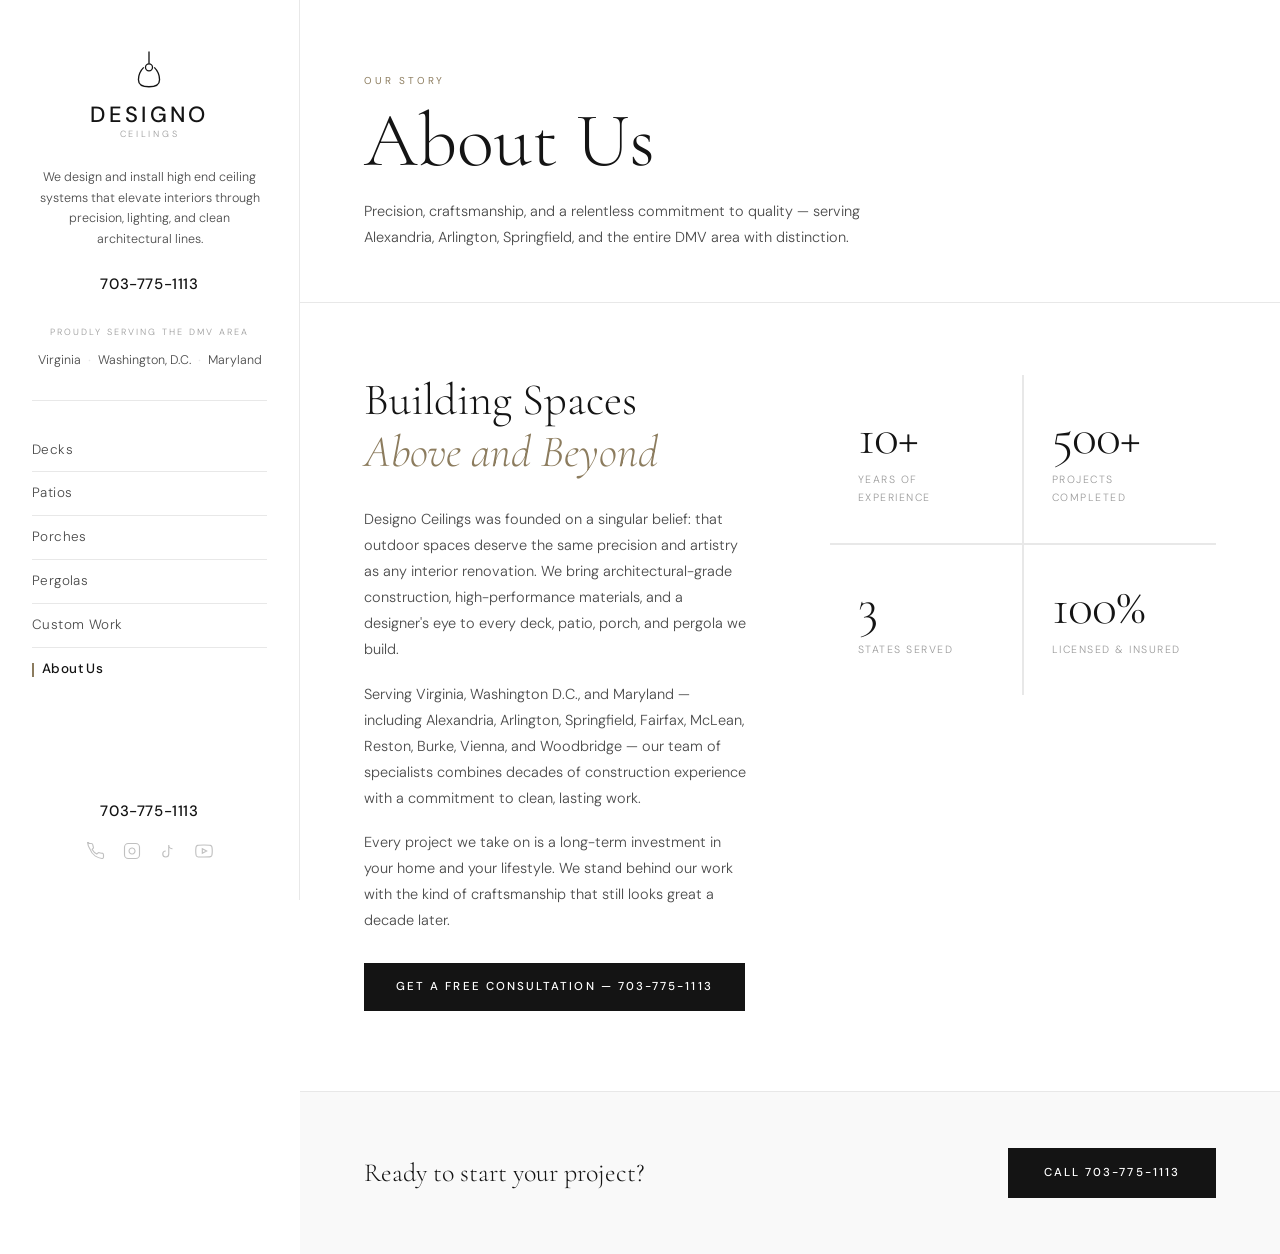
<file: index.html>
<!DOCTYPE html>
<html lang="en">
<head>
  <meta charset="UTF-8" />
  <meta name="viewport" content="width=device-width, initial-scale=1.0" />
  <title>About Designo Ceilings | Outdoor Living Contractors Alexandria, Arlington VA</title>
  <meta name="description" content="Designo Ceilings is a licensed outdoor living contractor serving Alexandria, Arlington, Springfield, and the DMV area. Expert deck, patio, porch, and pergola installation in Virginia, DC, and Maryland." />
  <link rel="stylesheet" href="css/style.css" />
  <link rel="preconnect" href="https://fonts.googleapis.com" />
  <link rel="preconnect" href="https://fonts.gstatic.com" crossorigin />
  <link href="https://fonts.googleapis.com/css2?family=Cormorant+Garamond:wght@300;400;500;600&family=DM+Sans:wght@300;400;500&display=swap" rel="stylesheet" />
</head>
<body>

  <aside class="sidebar" id="sidebar">
    <div class="sidebar__logo">
      <svg class="logo-icon" viewBox="0 0 40 50" fill="none">
        <path d="M20 4 L20 18" stroke="currentColor" stroke-width="1.5"/>
        <circle cx="20" cy="22" r="4" stroke="currentColor" stroke-width="1.5" fill="none"/>
        <path d="M14 22 Q8 28 8 36 Q8 44 20 44 Q32 44 32 36 Q32 28 26 22" stroke="currentColor" stroke-width="1.5" fill="none"/>
      </svg>
      <div class="logo-text"><span class="logo-brand">DESIGNO</span><span class="logo-sub">CEILINGS</span></div>
    </div>
    <p class="sidebar__tagline">We design and install high end ceiling systems that elevate interiors through precision, lighting, and clean architectural lines.</p>
    <a href="tel:7037751113" class="sidebar__phone">703-775-1113</a>
    <div class="sidebar__service-area">
      <span class="service-label">Proudly Serving the DMV Area</span>
      <div class="service-links">
        <a href="#">Virginia</a><span class="dot">·</span><a href="#">Washington, D.C.</a><span class="dot">·</span><a href="#">Maryland</a>
      </div>
    </div>
    <div class="sidebar__divider"></div>
    <nav class="sidebar__nav">
      <a href="decks.html" class="nav-link">Decks</a>
      <a href="patios.html" class="nav-link">Patios</a>
      <a href="porches.html" class="nav-link">Porches</a>
      <a href="pergolas.html" class="nav-link">Pergolas</a>
      <a href="custom.html" class="nav-link">Custom Work</a>
      <a href="about.html" class="nav-link active">About Us</a>
    </nav>
    <a href="tel:7037751113" class="sidebar__phone sidebar__phone--bottom">703-775-1113</a>
    <div class="sidebar__socials">
      <a href="#" aria-label="Phone" class="social-icon"><svg viewBox="0 0 24 24" fill="none" stroke="currentColor" stroke-width="1.5"><path d="M22 16.92v3a2 2 0 01-2.18 2 19.79 19.79 0 01-8.63-3.07A19.5 19.5 0 013.83 9.1a19.79 19.79 0 01-3.07-8.67A2 2 0 012.74 2h3a2 2 0 012 1.72c.127.96.361 1.903.7 2.81a2 2 0 01-.45 2.11L6.91 9.91a16 16 0 006.18 6.18l1.28-1.28a2 2 0 012.11-.45c.907.339 1.85.573 2.81.7A2 2 0 0122 16.92z"/></svg></a>
      <a href="#" aria-label="Instagram" class="social-icon"><svg viewBox="0 0 24 24" fill="none" stroke="currentColor" stroke-width="1.5"><rect x="2" y="2" width="20" height="20" rx="5"/><path d="M16 11.37A4 4 0 1112.63 8 4 4 0 0116 11.37z"/><line x1="17.5" y1="6.5" x2="17.51" y2="6.5"/></svg></a>
      <a href="#" aria-label="TikTok" class="social-icon"><svg viewBox="0 0 24 24" fill="none" stroke="currentColor" stroke-width="1.5"><path d="M9 12a4 4 0 104 4V4a5 5 0 005 5"/></svg></a>
      <a href="#" aria-label="YouTube" class="social-icon"><svg viewBox="0 0 24 24" fill="none" stroke="currentColor" stroke-width="1.5"><path d="M22.54 6.42a2.78 2.78 0 00-1.96-1.95C18.88 4 12 4 12 4s-6.88 0-8.59.46a2.78 2.78 0 00-1.95 1.96A29 29 0 001 12a29 29 0 00.46 5.58A2.78 2.78 0 003.41 19.6C5.12 20 12 20 12 20s6.88 0 8.59-.46a2.78 2.78 0 001.95-1.95A29 29 0 0023 12a29 29 0 00-.46-5.58z"/><polygon points="9.75 15.02 15.5 12 9.75 8.98 9.75 15.02"/></svg></a>
    </div>
  </aside>

  <header class="mobile-header">
    <div class="mobile-logo"><span class="logo-brand">DESIGNO</span><span class="logo-sub">DECKS</span></div>
    <button class="hamburger" id="hamburger" aria-label="Menu"><span></span><span></span><span></span></button>
  </header>

  <main class="main-content">

    <section class="page-hero">
      <div class="page-hero__eyebrow">Our Story</div>
      <h1 class="page-hero__title">About Us</h1>
      <p class="page-hero__desc">Precision, craftsmanship, and a relentless commitment to quality — serving Alexandria, Arlington, Springfield, and the entire DMV area with distinction.</p>
    </section>

    <section class="about-content reveal">
      <div class="about-grid">
        <div class="about-text">
          <h2 class="about-heading">Building Spaces<br/><em>Above and Beyond</em></h2>
          <p>Designo Ceilings was founded on a singular belief: that outdoor spaces deserve the same precision and artistry as any interior renovation. We bring architectural-grade construction, high-performance materials, and a designer's eye to every deck, patio, porch, and pergola we build.</p>
          <p>Serving Virginia, Washington D.C., and Maryland — including Alexandria, Arlington, Springfield, Fairfax, McLean, Reston, Burke, Vienna, and Woodbridge — our team of specialists combines decades of construction experience with a commitment to clean, lasting work.</p>
          <p>Every project we take on is a long-term investment in your home and your lifestyle. We stand behind our work with the kind of craftsmanship that still looks great a decade later.</p>
          <a href="tel:7037751113" class="about-cta">Get a Free Consultation — 703-775-1113</a>
        </div>
        <div class="about-stats">
          <div class="stat-item reveal">
            <span class="stat-number">10+</span>
            <span class="stat-label">Years of Experience</span>
          </div>
          <div class="stat-item reveal">
            <span class="stat-number">500+</span>
            <span class="stat-label">Projects Completed</span>
          </div>
          <div class="stat-item reveal">
            <span class="stat-number">3</span>
            <span class="stat-label">States Served</span>
          </div>
          <div class="stat-item reveal">
            <span class="stat-number">100%</span>
            <span class="stat-label">Licensed &amp; Insured</span>
          </div>
        </div>
      </div>
    </section>

    <section class="cta-strip reveal">
      <p class="cta-strip__text">Ready to start your project?</p>
      <a href="tel:7037751113" class="cta-strip__btn">Call 703-775-1113</a>
    </section>

  </main>

  <script src="js/main.js"></script>
</body>
</html>
</file>
<file: css/style.css>
/* ═══════════════════════════════════════════════════════
   DESIGNO CEILINGS — OUTDOOR LIVING
   Fonts: Cormorant Garamond (display) + DM Sans (body)
═══════════════════════════════════════════════════════ */

:root {
  --c-bg:        #ffffff;
  --c-surface:   #ffffff;
  --c-bg-soft:   #f9f9f9;
  --c-ink:       #141414;
  --c-ink-soft:  #4a4a4a;
  --c-ink-muted: #9a9a9a;
  --c-accent:    #8c7c5e;
  --c-border:    #e8e8e8;
  --sidebar-w:   300px;
  --font-display: 'Cormorant Garamond', Georgia, serif;
  --font-body:    'DM Sans', Helvetica, sans-serif;
  --ease-out: cubic-bezier(0.16, 1, 0.3, 1);
}

*, *::before, *::after { box-sizing: border-box; margin: 0; padding: 0; }
html { scroll-behavior: smooth; }

body {
  background: #fff;
  color: var(--c-ink);
  font-family: var(--font-body);
  font-weight: 300;
  font-size: 15px;
  line-height: 1.7;
  display: flex;
  min-height: 100vh;
  overflow-x: hidden;
}

a { color: inherit; text-decoration: none; }
button { cursor: pointer; border: none; background: none; font-family: inherit; }

/* ═══════════════════ SIDEBAR ═══════════════════════════ */
.sidebar {
  position: fixed;
  top: 0; left: 0;
  width: var(--sidebar-w);
  height: 100vh;
  background: #fff;
  border-right: 1px solid var(--c-border);
  display: flex;
  flex-direction: column;
  align-items: center;
  text-align: center;
  padding: 48px 32px 40px;
  overflow-y: auto;
  z-index: 100;
}

.sidebar__logo {
  display: flex;
  flex-direction: column;
  align-items: center;
  gap: 12px;
  margin-bottom: 28px;
}
.logo-icon { width: 36px; height: 44px; color: var(--c-ink); }
.logo-text { display: flex; flex-direction: column; align-items: center; line-height: 1; }
.logo-brand { font-family: var(--font-body); font-size: 22px; font-weight: 500; letter-spacing: 0.15em; }
.logo-sub { font-size: 9px; letter-spacing: 0.3em; color: var(--c-ink-muted); margin-top: 4px; }

.sidebar__tagline {
  font-size: 12.5px;
  color: var(--c-ink-soft);
  line-height: 1.65;
  margin-bottom: 22px;
  max-width: 220px;
}

.sidebar__phone {
  font-size: 15px;
  font-weight: 500;
  letter-spacing: 0.04em;
  color: var(--c-ink);
  margin-bottom: 28px;
  display: block;
  transition: color 0.2s;
}
.sidebar__phone:hover { color: var(--c-accent); }
.sidebar__phone--bottom { margin-top: auto; margin-bottom: 18px; }

/* Service area — NO box, NO blue, clean */
.sidebar__service-area { margin-bottom: 28px; width: 100%; }
.service-label {
  display: block;
  font-size: 9px;
  letter-spacing: 0.22em;
  color: var(--c-ink-muted);
  text-transform: uppercase;
  margin-bottom: 10px;
}
.service-links {
  display: flex;
  align-items: center;
  justify-content: center;
  gap: 7px;
  flex-wrap: wrap;
}
.service-links a {
  font-size: 12.5px;
  color: var(--c-ink-soft);
  transition: color 0.2s;
}
.service-links a:hover { color: var(--c-accent); }
.dot { color: var(--c-border); font-size: 16px; line-height: 1; }

.sidebar__divider {
  width: 100%;
  height: 1px;
  background: var(--c-border);
  margin-bottom: 28px;
}

/* Nav */
.sidebar__nav {
  display: flex;
  flex-direction: column;
  width: 100%;
  gap: 0;
  margin-bottom: 28px;
}

.nav-link {
  font-size: 13.5px;
  font-weight: 300;
  letter-spacing: 0.03em;
  color: var(--c-ink-soft);
  padding: 10px 0;
  border-bottom: 1px solid var(--c-border);
  transition: color 0.2s, padding-left 0.25s var(--ease-out);
  text-align: left;
  position: relative;
}
.nav-link:last-child { border-bottom: none; }
.nav-link:hover { color: var(--c-ink); padding-left: 8px; }
.nav-link.active {
  color: var(--c-ink);
  font-weight: 500;
  padding-left: 10px;
}
.nav-link.active::before {
  content: '';
  position: absolute;
  left: 0; top: 50%;
  transform: translateY(-50%);
  width: 2px; height: 14px;
  background: var(--c-accent);
}

/* Socials */
.sidebar__socials { display: flex; gap: 18px; justify-content: center; }
.social-icon { width: 18px; height: 18px; color: #c0c0c0; transition: color 0.2s; display: block; }
.social-icon svg { width: 100%; height: 100%; }
.social-icon:hover { color: var(--c-ink); }

/* ═══════════════════ MOBILE HEADER ═══════════════════ */
.mobile-header {
  display: none;
  position: fixed;
  top: 0; left: 0; right: 0;
  height: 60px;
  background: #fff;
  border-bottom: 1px solid var(--c-border);
  align-items: center;
  justify-content: space-between;
  padding: 0 20px;
  z-index: 200;
}
.mobile-logo { display: flex; flex-direction: column; line-height: 1; }
.mobile-logo .logo-brand { font-size: 16px; font-weight: 500; letter-spacing: 0.12em; }
.mobile-logo .logo-sub { font-size: 8px; letter-spacing: 0.28em; color: var(--c-ink-muted); }

.hamburger { display: flex; flex-direction: column; gap: 5px; padding: 4px; }
.hamburger span { display: block; width: 22px; height: 1.5px; background: var(--c-ink); transition: transform 0.3s var(--ease-out), opacity 0.3s; }
.hamburger.open span:nth-child(1) { transform: translateY(6.5px) rotate(45deg); }
.hamburger.open span:nth-child(2) { opacity: 0; }
.hamburger.open span:nth-child(3) { transform: translateY(-6.5px) rotate(-45deg); }

/* ═══════════════════ MAIN CONTENT ═════════════════════ */
.main-content {
  margin-left: var(--sidebar-w);
  flex: 1;
  min-height: 100vh;
  background: #fff;
}

/* Page Hero */
.page-hero {
  padding: 72px 64px 52px;
  border-bottom: 1px solid var(--c-border);
}
.page-hero__eyebrow {
  font-size: 10px;
  font-weight: 400;
  letter-spacing: 0.28em;
  color: var(--c-accent);
  text-transform: uppercase;
  margin-bottom: 14px;
  animation: fadeUp 0.6s var(--ease-out) both;
}
.page-hero__title {
  font-family: var(--font-display);
  font-weight: 300;
  font-size: clamp(48px, 6vw, 82px);
  line-height: 1.0;
  color: var(--c-ink);
  margin-bottom: 18px;
  animation: fadeUp 0.6s 0.08s var(--ease-out) both;
}
.page-hero__desc {
  font-size: 14.5px;
  color: var(--c-ink-soft);
  max-width: 560px;
  line-height: 1.8;
  animation: fadeUp 0.6s 0.16s var(--ease-out) both;
}

/* ═══════════════════ CATEGORY SECTIONS ════════════════ */
.category-section {
  padding: 56px 64px;
  border-bottom: 1px solid var(--c-border);
}
.category-section:last-of-type { border-bottom: none; }

.category-header {
  margin-bottom: 32px;
}
.category-eyebrow {
  display: block;
  font-size: 9px;
  letter-spacing: 0.26em;
  color: var(--c-accent);
  text-transform: uppercase;
  margin-bottom: 8px;
}
.category-title {
  font-family: var(--font-display);
  font-size: clamp(26px, 2.8vw, 38px);
  font-weight: 300;
  color: var(--c-ink);
  line-height: 1.1;
}
.category-desc {
  font-size: 13.5px;
  color: var(--c-ink-soft);
  max-width: 520px;
  line-height: 1.75;
  margin-top: 10px;
}

/* ═══════════════════ UNIFORM PROJECT GRID ══════════════
   3-col grid of equal 4:3 cards.
   Images are always contained — never overflow, never distort.
═══════════════════════════════════════════════════════ */
.project-grid {
  display: grid;
  grid-template-columns: repeat(3, 1fr);
  gap: 12px;
}

.project-card {
  position: relative;
  /* aspect-ratio forces equal height for every card */
  aspect-ratio: 4 / 3;
  overflow: hidden;
  background: #ebebeb;
  cursor: pointer;
}

/* Placeholder stripes — shown when no image */
.project-card::before {
  content: '';
  position: absolute;
  inset: 0;
  background: repeating-linear-gradient(
    -45deg,
    #f4f4f4,
    #f4f4f4 8px,
    #ebebeb 8px,
    #ebebeb 16px
  );
  z-index: 0;
}

/* The img tag sits inside the card and covers it */
.project-card img {
  position: absolute;
  inset: 0;
  width: 100%;
  height: 100%;
  object-fit: cover;
  object-position: center;
  display: block;
  z-index: 1;
  transition: transform 0.7s var(--ease-out);
}

.project-card:hover img { transform: scale(1.05); }

/* Hover overlay */
.project-card__overlay {
  position: absolute;
  inset: 0;
  background: linear-gradient(to top, rgba(10,10,10,0.72) 0%, transparent 55%);
  opacity: 0;
  transition: opacity 0.35s;
  z-index: 2;
  display: flex;
  align-items: flex-end;
  padding: 18px;
  pointer-events: none;
}
.project-card:hover .project-card__overlay { opacity: 1; }

.project-card__label {
  font-size: 11px;
  letter-spacing: 0.1em;
  color: rgba(255,255,255,0.92);
  text-transform: uppercase;
}

/* View icon badge */
.project-card__badge {
  position: absolute;
  top: 12px; right: 12px;
  width: 30px; height: 30px;
  background: rgba(255,255,255,0.9);
  display: flex; align-items: center; justify-content: center;
  opacity: 0;
  transition: opacity 0.3s;
  z-index: 3;
  pointer-events: none;
}
.project-card:hover .project-card__badge { opacity: 1; }
.project-card__badge svg { width: 13px; height: 13px; color: #141414; }

/* ═══════════════════ PROJECT DETAIL MODAL ══════════════ */
.modal-backdrop {
  display: none;
  position: fixed;
  inset: 0;
  background: rgba(0,0,0,0.88);
  z-index: 900;
  overflow-y: auto;
  -webkit-overflow-scrolling: touch;
}
.modal-backdrop.active { display: block; }

.modal-panel {
  max-width: 1060px;
  margin: 0 auto;
  background: #fff;
  min-height: 100vh;
  position: relative;
}

/* Top bar */
.modal-topbar {
  display: flex;
  align-items: center;
  justify-content: space-between;
  padding: 18px 40px;
  border-bottom: 1px solid var(--c-border);
  position: sticky;
  top: 0;
  background: #fff;
  z-index: 10;
}

.modal-back {
  display: flex;
  align-items: center;
  gap: 8px;
  font-size: 12px;
  letter-spacing: 0.1em;
  color: var(--c-ink-soft);
  cursor: pointer;
  transition: color 0.2s;
  text-transform: uppercase;
}
.modal-back:hover { color: var(--c-ink); }
.modal-back svg { width: 14px; height: 14px; }

.modal-close {
  display: flex; align-items: center; justify-content: center;
  width: 36px; height: 36px;
  color: var(--c-ink-soft);
  transition: color 0.2s;
}
.modal-close:hover { color: var(--c-ink); }
.modal-close svg { width: 22px; height: 22px; }

/* Modal photo grid — always 3 equal cols */
.modal-photos {
  display: grid;
  grid-template-columns: repeat(3, 1fr);
  gap: 8px;
  padding: 28px 40px 0;
}

.modal-photo {
  position: relative;
  aspect-ratio: 4 / 3;
  overflow: hidden;
  background: #ebebeb;
  cursor: zoom-in;
}

/* First photo is featured: spans all cols, wider ratio */
.modal-photo--featured {
  grid-column: 1 / -1;
  aspect-ratio: 16 / 7;
}

.modal-photo img {
  position: absolute;
  inset: 0;
  width: 100%;
  height: 100%;
  object-fit: cover;
  object-position: center;
  display: block;
  transition: transform 0.5s var(--ease-out);
}
.modal-photo:hover img { transform: scale(1.03); }

/* Modal info */
.modal-info {
  padding: 36px 40px 56px;
}

.modal-tags {
  display: flex;
  gap: 10px;
  flex-wrap: wrap;
  margin-bottom: 20px;
}

.modal-tag {
  font-size: 10px;
  letter-spacing: 0.16em;
  text-transform: uppercase;
  color: var(--c-accent);
  border: 1px solid currentColor;
  padding: 5px 13px;
}

.modal-title {
  font-family: var(--font-display);
  font-size: clamp(26px, 3.5vw, 42px);
  font-weight: 300;
  color: var(--c-ink);
  margin-bottom: 8px;
  line-height: 1.15;
}

.modal-divider {
  width: 40px; height: 1px;
  background: var(--c-accent);
  margin: 20px 0;
}

.modal-desc {
  font-size: 14.5px;
  color: var(--c-ink-soft);
  line-height: 1.85;
  max-width: 720px;
  margin-bottom: 28px;
}

.modal-cta {
  display: inline-block;
  font-size: 11px;
  font-weight: 500;
  letter-spacing: 0.2em;
  text-transform: uppercase;
  color: #fff;
  background: var(--c-ink);
  padding: 14px 32px;
  transition: background 0.25s;
}
.modal-cta:hover { background: var(--c-accent); }

/* Fullscreen viewer */
.img-viewer {
  display: none;
  position: fixed;
  inset: 0;
  background: rgba(0,0,0,0.97);
  z-index: 2000;
  align-items: center;
  justify-content: center;
  padding: 24px;
}
.img-viewer.active { display: flex; }
.img-viewer__img {
  max-width: 94vw;
  max-height: 92vh;
  width: auto;
  height: auto;
  object-fit: contain;
  display: block;
}
.img-viewer__close {
  position: absolute;
  top: 18px; right: 22px;
  color: rgba(255,255,255,0.65);
  cursor: pointer;
  transition: color 0.2s;
}
.img-viewer__close:hover { color: #fff; }
.img-viewer__close svg { width: 28px; height: 28px; }

/* ═══════════════════ CTA STRIP ════════════════════════ */
.cta-strip {
  border-top: 1px solid var(--c-border);
  padding: 56px 64px;
  display: flex;
  align-items: center;
  justify-content: space-between;
  gap: 24px;
  background: var(--c-bg-soft);
}
.cta-strip__text {
  font-family: var(--font-display);
  font-size: 26px;
  font-weight: 300;
  color: var(--c-ink);
}
.cta-strip__btn {
  font-size: 11.5px;
  font-weight: 500;
  letter-spacing: 0.18em;
  text-transform: uppercase;
  color: #fff;
  background: var(--c-ink);
  padding: 15px 36px;
  transition: background 0.25s;
  white-space: nowrap;
  flex-shrink: 0;
}
.cta-strip__btn:hover { background: var(--c-accent); }

/* ═══════════════════ ABOUT ════════════════════════════ */
.about-content { padding: 72px 64px 80px; }
.about-grid { display: grid; grid-template-columns: 1fr 1fr; gap: 80px; align-items: start; }
.about-heading { font-family: var(--font-display); font-size: clamp(30px, 3.5vw, 46px); font-weight: 300; line-height: 1.15; color: var(--c-ink); margin-bottom: 28px; }
.about-heading em { font-style: italic; color: var(--c-accent); }
.about-text p { font-size: 14.5px; color: var(--c-ink-soft); line-height: 1.8; margin-bottom: 18px; }
.about-cta { display: inline-block; margin-top: 12px; font-size: 11.5px; font-weight: 500; letter-spacing: 0.18em; text-transform: uppercase; color: #fff; background: var(--c-ink); padding: 14px 32px; transition: background 0.25s; }
.about-cta:hover { background: var(--c-accent); }
.about-stats { display: grid; grid-template-columns: 1fr 1fr; gap: 2px; background: var(--c-border); }
.stat-item { background: #fff; padding: 36px 28px; display: flex; flex-direction: column; gap: 8px; }
.stat-number { font-family: var(--font-display); font-size: 52px; font-weight: 300; color: var(--c-ink); line-height: 1; letter-spacing: -0.02em; }
.stat-label { font-size: 10.5px; letter-spacing: 0.14em; color: var(--c-ink-muted); text-transform: uppercase; }

/* ═══════════════════ SCROLL REVEAL ════════════════════ */
.reveal { opacity: 0; transform: translateY(20px); transition: opacity 0.6s var(--ease-out), transform 0.6s var(--ease-out); }
.reveal.in-view { opacity: 1; transform: translateY(0); }

@keyframes fadeUp {
  from { opacity: 0; transform: translateY(18px); }
  to   { opacity: 1; transform: translateY(0); }
}

/* ═══════════════════ RESPONSIVE ════════════════════════ */
@media (max-width: 1200px) {
  .project-grid { grid-template-columns: repeat(3, 1fr); }
}

@media (max-width: 900px) {
  .mobile-header { display: flex; }
  .sidebar { transform: translateX(-100%); transition: transform 0.4s var(--ease-out); z-index: 150; }
  .sidebar.sidebar--open { transform: translateX(0); }
  .main-content { margin-left: 0; padding-top: 60px; }
  .page-hero { padding: 44px 24px 36px; }
  .category-section { padding: 44px 24px; }
  .project-grid { grid-template-columns: repeat(2, 1fr); gap: 8px; }
  .cta-strip { flex-direction: column; text-align: center; padding: 40px 24px; }
  .about-content { padding: 48px 24px 60px; }
  .about-grid { grid-template-columns: 1fr; gap: 40px; }
  .modal-topbar { padding: 16px 20px; }
  .modal-photos { grid-template-columns: repeat(2, 1fr); padding: 20px 20px 0; }
  .modal-photo--featured { grid-column: 1 / -1; aspect-ratio: 4/3; }
  .modal-info { padding: 24px 20px 40px; }
}

@media (max-width: 500px) {
  .project-grid { grid-template-columns: repeat(2, 1fr); gap: 6px; }
  .modal-photos { grid-template-columns: 1fr; }
}

.sidebar-overlay { display: none; position: fixed; inset: 0; background: rgba(0,0,0,0.4); z-index: 120; }
.sidebar-overlay.active { display: block; }
</file>
